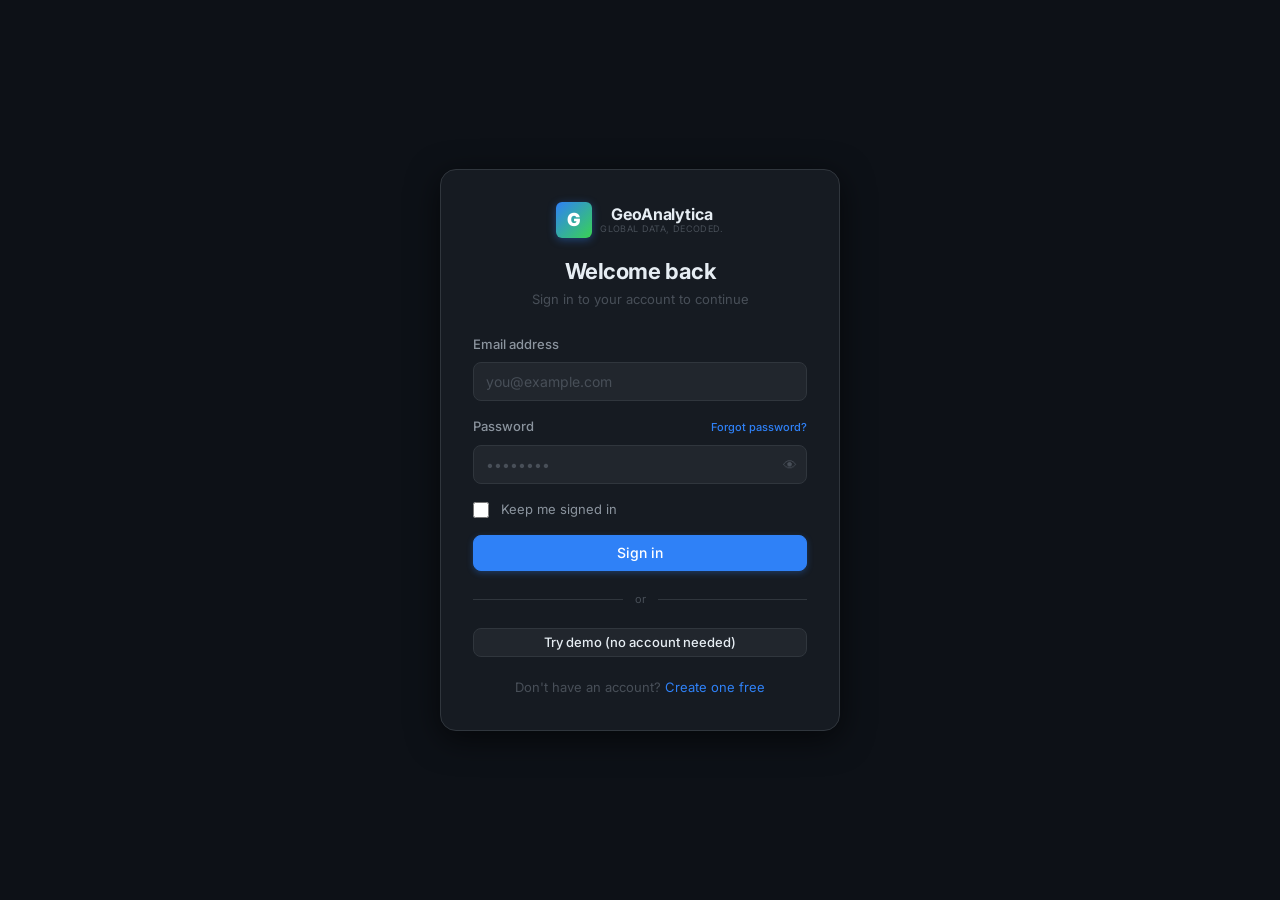
<file: frontend/login.html>
<!DOCTYPE html>
<html lang="en" data-theme="dark">
<head>
  <meta charset="UTF-8">
  <meta name="viewport" content="width=device-width, initial-scale=1.0">
  <title>Sign in — GeoAnalytica</title>
  <link rel="stylesheet" href="css/variables.css">
  <link rel="stylesheet" href="css/reset.css">
  <link rel="stylesheet" href="css/base.css">
  <link rel="stylesheet" href="css/layout.css">
  <link rel="stylesheet" href="css/components.css">
  <style>
    body { background: var(--bg-primary); }
    .auth-bg {
      position: fixed; inset: 0; z-index: 0;
      background: radial-gradient(ellipse 70% 60% at 50% 0%, rgba(47,129,247,0.08), transparent 70%);
      pointer-events: none;
    }
    .auth-page { position: relative; z-index: 1; }
  </style>
</head>
<body>
<div class="auth-bg"></div>

<div class="auth-page">
  <div class="auth-card">
    <div class="auth-card-header">
      <a href="/" class="ga-logo" style="justify-content:center;margin-bottom:var(--space-5)">
        <div class="ga-logo-icon" style="width:36px;height:36px;font-size:18px;font-weight:900">G</div>
        <div class="ga-logo-text">
          <span class="ga-logo-name" style="font-size:var(--text-md)">GeoAnalytica</span>
          <span class="ga-logo-tagline">Global data, decoded.</span>
        </div>
      </a>
      <h1 class="auth-title">Welcome back</h1>
      <p class="auth-subtitle">Sign in to your account to continue</p>
    </div>

    <form id="login-form" autocomplete="on">
      <div style="display:flex;flex-direction:column;gap:var(--space-4)">
        <div class="form-group">
          <label class="form-label" for="email">Email address</label>
          <input
            class="form-input"
            type="email"
            id="email"
            name="email"
            placeholder="you@example.com"
            autocomplete="email"
            required
          >
        </div>

        <div class="form-group">
          <label class="form-label" for="password">
            Password
            <a href="#" style="margin-left:auto;font-size:var(--text-xs);color:var(--accent-blue)">Forgot password?</a>
          </label>
          <div class="input-wrapper">
            <input
              class="form-input has-icon-right"
              type="password"
              id="password"
              name="password"
              placeholder="••••••••"
              autocomplete="current-password"
              required
            >
            <span class="input-icon-right" id="toggle-password" style="cursor:pointer;user-select:none;" title="Show/hide password">
              👁
            </span>
          </div>
        </div>

        <div class="checkbox-wrapper">
          <input type="checkbox" id="remember-me" name="remember">
          <label class="checkbox-label" for="remember-me">Keep me signed in</label>
        </div>

        <div id="login-error" class="notice notice-error" hidden>
          <span class="notice-icon">✕</span>
          <span class="notice-text" id="login-error-text">Invalid email or password.</span>
        </div>

        <button type="submit" id="login-btn" class="btn btn-primary btn-full btn-lg">
          Sign in
        </button>
      </div>
    </form>

    <div class="divider-text" style="margin:var(--space-5) 0">or</div>

    <button id="demo-login-btn" class="btn btn-secondary btn-full">
      Try demo (no account needed)
    </button>

    <p style="text-align:center;margin-top:var(--space-5);font-size:var(--text-sm);color:var(--text-muted)">
      Don't have an account?
      <a href="/register.html" style="color:var(--accent-blue)">Create one free</a>
    </p>
  </div>
</div>

<script src="js/core/app.js"></script>
<script src="js/core/api.js"></script>
<script src="js/core/auth.js"></script>
<script src="js/utils/format.js"></script>
<script src="js/pages/login.js"></script>
<script>
  // Password show/hide toggle
  document.getElementById('toggle-password')?.addEventListener('click', () => {
    const input = document.getElementById('password');
    input.type = input.type === 'password' ? 'text' : 'password';
  });

  // Override login error display
  const origLogin = Auth.login.bind(Auth);
  LoginPage._submit = async function(btn, errEl, redirect) {
    const email    = document.getElementById('email')?.value?.trim();
    const password = document.getElementById('password')?.value;
    if (!email || !password) {
      document.getElementById('login-error').hidden = false;
      document.getElementById('login-error-text').textContent = 'Please enter email and password.';
      return;
    }
    if (btn) { btn.disabled = true; btn.innerHTML = '<span class="spinner spinner-sm"></span> Signing in\u2026'; }
    document.getElementById('login-error').hidden = true;
    try {
      await Auth.login(email, password);
    } catch (err) {
      document.getElementById('login-error').hidden = false;
      document.getElementById('login-error-text').textContent = err.message || 'Login failed.';
      if (btn) { btn.disabled = false; btn.textContent = 'Sign in'; }
    }
  };
</script>
</body>
</html>
</file>
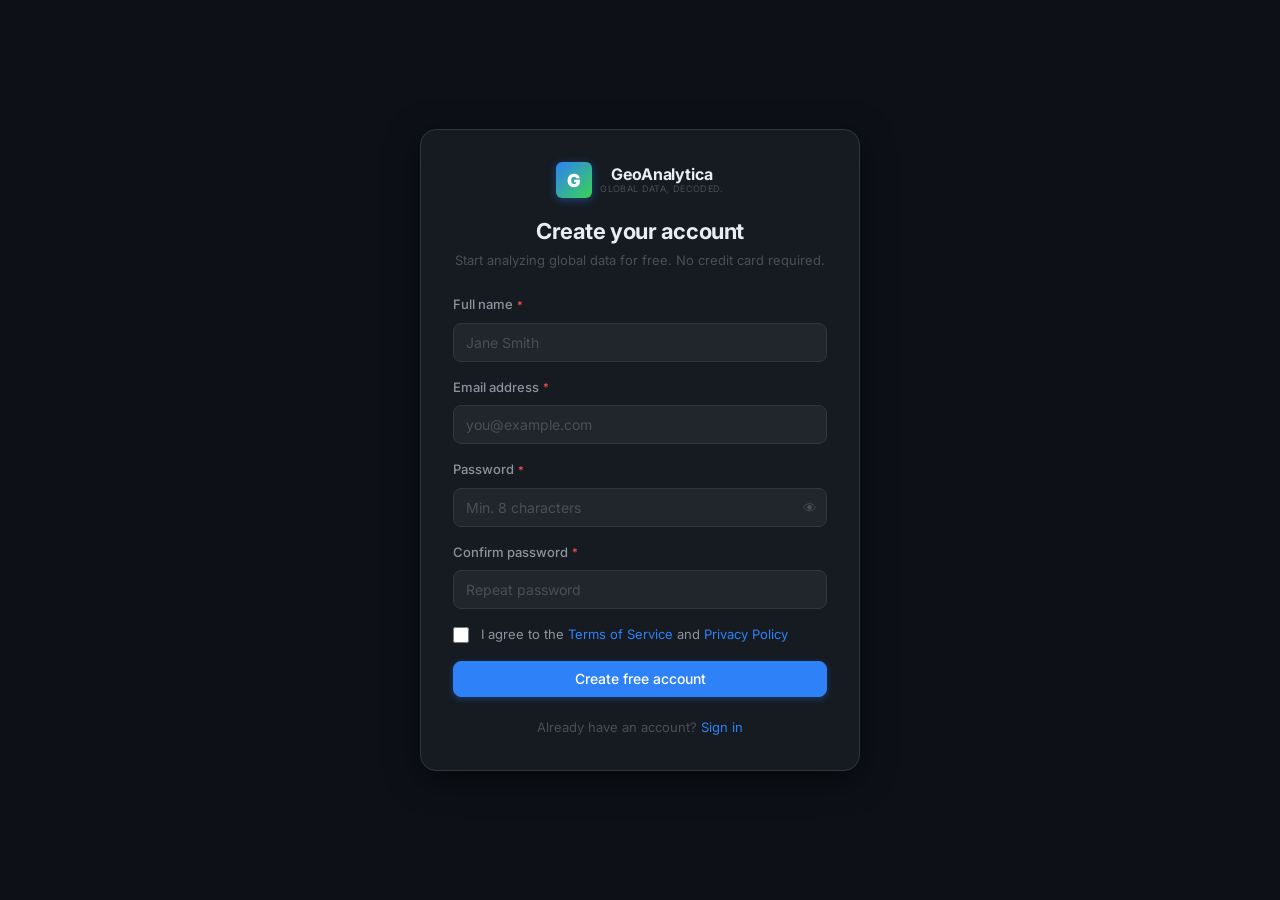
<file: frontend/register.html>
<!DOCTYPE html>
<html lang="en" data-theme="dark">
<head>
  <meta charset="UTF-8">
  <meta name="viewport" content="width=device-width, initial-scale=1.0">
  <title>Create account — GeoAnalytica</title>
  <link rel="stylesheet" href="css/variables.css">
  <link rel="stylesheet" href="css/reset.css">
  <link rel="stylesheet" href="css/base.css">
  <link rel="stylesheet" href="css/layout.css">
  <link rel="stylesheet" href="css/components.css">
  <style>
    body { background: var(--bg-primary); }
    .auth-bg {
      position: fixed; inset: 0; z-index: 0;
      background: radial-gradient(ellipse 70% 60% at 50% 0%, rgba(57,211,83,0.06), transparent 70%);
      pointer-events: none;
    }
    .auth-page { position: relative; z-index: 1; }
    .auth-card { max-width: 440px; }
  </style>
</head>
<body>
<div class="auth-bg"></div>

<div class="auth-page">
  <div class="auth-card">
    <div class="auth-card-header">
      <a href="/" class="ga-logo" style="justify-content:center;margin-bottom:var(--space-5)">
        <div class="ga-logo-icon" style="width:36px;height:36px;font-size:18px;font-weight:900">G</div>
        <div class="ga-logo-text">
          <span class="ga-logo-name" style="font-size:var(--text-md)">GeoAnalytica</span>
          <span class="ga-logo-tagline">Global data, decoded.</span>
        </div>
      </a>
      <h1 class="auth-title">Create your account</h1>
      <p class="auth-subtitle">Start analyzing global data for free. No credit card required.</p>
    </div>

    <form id="register-form" autocomplete="on">
      <div style="display:flex;flex-direction:column;gap:var(--space-4)">

        <div class="form-group">
          <label class="form-label" for="name">Full name <span class="required">*</span></label>
          <input
            class="form-input"
            type="text"
            id="name"
            name="name"
            placeholder="Jane Smith"
            autocomplete="name"
            required
          >
        </div>

        <div class="form-group">
          <label class="form-label" for="email">Email address <span class="required">*</span></label>
          <input
            class="form-input"
            type="email"
            id="email"
            name="email"
            placeholder="you@example.com"
            autocomplete="email"
            required
          >
        </div>

        <div class="form-group">
          <label class="form-label" for="password">Password <span class="required">*</span></label>
          <div class="input-wrapper">
            <input
              class="form-input has-icon-right"
              type="password"
              id="password"
              name="password"
              placeholder="Min. 8 characters"
              autocomplete="new-password"
              required
            >
            <span class="input-icon-right" id="toggle-pass" style="cursor:pointer" title="Show/hide">👁</span>
          </div>
          <div class="password-strength" id="password-strength" style="display:none">
            <div class="password-strength-bar">
              <div class="password-strength-fill" id="strength-fill"></div>
            </div>
            <span class="password-strength-label" id="strength-label"></span>
          </div>
        </div>

        <div class="form-group">
          <label class="form-label" for="confirm-password">Confirm password <span class="required">*</span></label>
          <input
            class="form-input"
            type="password"
            id="confirm-password"
            name="confirm-password"
            placeholder="Repeat password"
            autocomplete="new-password"
            required
          >
        </div>

        <div class="checkbox-wrapper">
          <input type="checkbox" id="terms" name="terms" required>
          <label class="checkbox-label" for="terms">
            I agree to the
            <a href="#" style="color:var(--accent-blue)">Terms of Service</a>
            and
            <a href="#" style="color:var(--accent-blue)">Privacy Policy</a>
          </label>
        </div>

        <div id="register-error" class="notice notice-error" hidden>
          <span class="notice-icon">✕</span>
          <span class="notice-text"></span>
        </div>

        <div id="register-success" class="notice notice-success" hidden>
          <span class="notice-icon">✓</span>
          <span class="notice-text">Account created! Signing you in…</span>
        </div>

        <button type="submit" id="register-btn" class="btn btn-primary btn-full btn-lg">
          Create free account
        </button>
      </div>
    </form>

    <p style="text-align:center;margin-top:var(--space-5);font-size:var(--text-sm);color:var(--text-muted)">
      Already have an account?
      <a href="/login.html" style="color:var(--accent-blue)">Sign in</a>
    </p>
  </div>
</div>

<script src="js/core/app.js"></script>
<script src="js/core/api.js"></script>
<script src="js/core/auth.js"></script>
<script src="js/utils/format.js"></script>
<script src="js/components/modal.js"></script>
<script src="js/components/toast.js"></script>
<script src="js/pages/login.js"></script>
<script>
  // Password show/hide
  document.getElementById('toggle-pass')?.addEventListener('click', () => {
    const el = document.getElementById('password');
    el.type = el.type === 'password' ? 'text' : 'password';
  });

  // Show strength meter on input
  document.getElementById('password')?.addEventListener('input', () => {
    const strengthEl = document.getElementById('password-strength');
    if (strengthEl) strengthEl.style.display = 'block';
  });

  document.addEventListener('DOMContentLoaded', () => RegisterPage.init());
</script>
</body>
</html>
</file>
<file: frontend/css/variables.css>
/* ============================================================
   GeoAnalytica — CSS Design System Variables
   Global custom properties for theming, spacing, typography
   ============================================================ */

@import url('https://fonts.googleapis.com/css2?family=Inter:wght@300;400;500;600;700;800&display=swap');

:root {
  /* ── Color Palette — Dark Theme (default) ─────────────────── */
  --bg-primary:    #0d1117;
  --bg-secondary:  #161b22;
  --bg-tertiary:   #21262d;
  --bg-elevated:   #2d333b;
  --border-color:  #30363d;
  --border-subtle: #21262d;

  --text-primary:   #e6edf3;
  --text-secondary: #8b949e;
  --text-muted:     #484f58;

  --accent-blue:       #2f81f7;
  --accent-blue-hover: #388bfd;
  --accent-blue-dim:   rgba(47,129,247,0.15);
  --accent-green:      #3fb950;
  --accent-green-dim:  rgba(63,185,80,0.15);
  --accent-orange:     #d29922;
  --accent-orange-dim: rgba(210,153,34,0.15);
  --accent-red:        #f85149;
  --accent-red-dim:    rgba(248,81,73,0.15);
  --accent-purple:     #bc8cff;
  --accent-purple-dim: rgba(188,140,255,0.15);
  --accent-teal:       #39d353;

  --shadow-sm: 0 1px 3px rgba(0,0,0,0.4);
  --shadow-md: 0 4px 12px rgba(0,0,0,0.5);
  --shadow-lg: 0 8px 32px rgba(0,0,0,0.6);
  --shadow-xl: 0 16px 48px rgba(0,0,0,0.7);

  --radius-sm: 4px;
  --radius-md: 8px;
  --radius-lg: 12px;
  --radius-xl: 16px;
  --radius-2xl: 24px;
  --radius-full: 9999px;

  --font-sans: 'Inter', -apple-system, BlinkMacSystemFont, 'Segoe UI', sans-serif;
  --font-mono: 'JetBrains Mono', 'Fira Code', 'Cascadia Code', monospace;

  --sidebar-width:  240px;
  --topbar-height:  56px;
  --transition:     150ms ease;
  --transition-md:  250ms ease;
  --transition-lg:  350ms ease;

  /* ── Typography Scale ─────────────────────────────────────── */
  --text-xs:   11px;
  --text-sm:   13px;
  --text-base: 14px;
  --text-md:   16px;
  --text-lg:   18px;
  --text-xl:   22px;
  --text-2xl:  28px;
  --text-3xl:  36px;
  --text-4xl:  48px;

  /* ── Spacing Scale ────────────────────────────────────────── */
  --space-1:  4px;
  --space-2:  8px;
  --space-3:  12px;
  --space-4:  16px;
  --space-5:  20px;
  --space-6:  24px;
  --space-8:  32px;
  --space-10: 40px;
  --space-12: 48px;
  --space-16: 64px;
  --space-20: 80px;

  /* ── Choropleth Color Stops ───────────────────────────────── */
  --choro-1:    #0d2b45;
  --choro-2:    #0e4d6c;
  --choro-3:    #0f7094;
  --choro-4:    #1a9bb5;
  --choro-5:    #39c0c8;
  --choro-6:    #6ddac2;
  --choro-7:    #a8f0d4;
  --choro-null: #2d333b;

  /* ── Confidence Badge Colors ──────────────────────────────── */
  --conf-high:   #3fb950;
  --conf-medium: #d29922;
  --conf-low:    #f85149;
  --conf-null:   #484f58;

  /* ── Logo Colors ──────────────────────────────────────────── */
  --logo-primary:   #2f81f7;
  --logo-secondary: #39d353;

  /* ── Z-Index Scale ────────────────────────────────────────── */
  --z-base:    1;
  --z-dropdown: 100;
  --z-sticky:  200;
  --z-overlay: 500;
  --z-modal:   1000;
  --z-toast:   2000;
}

/* ── Light Theme Override ─────────────────────────────────── */
[data-theme="light"] {
  --bg-primary:    #ffffff;
  --bg-secondary:  #f6f8fa;
  --bg-tertiary:   #eaeef2;
  --bg-elevated:   #ffffff;
  --border-color:  #d0d7de;
  --border-subtle: #eaeef2;

  --text-primary:   #1f2328;
  --text-secondary: #656d76;
  --text-muted:     #9198a1;

  --shadow-sm: 0 1px 3px rgba(0,0,0,0.1);
  --shadow-md: 0 4px 12px rgba(0,0,0,0.15);
  --shadow-lg: 0 8px 32px rgba(0,0,0,0.2);

  --choro-null: #eaeef2;
  --conf-null:  #9198a1;
}

/* ── System Theme ─────────────────────────────────────────── */
@media (prefers-color-scheme: light) {
  [data-theme="system"] {
    --bg-primary:    #ffffff;
    --bg-secondary:  #f6f8fa;
    --bg-tertiary:   #eaeef2;
    --bg-elevated:   #ffffff;
    --border-color:  #d0d7de;
    --border-subtle: #eaeef2;
    --text-primary:   #1f2328;
    --text-secondary: #656d76;
    --text-muted:     #9198a1;
    --shadow-sm: 0 1px 3px rgba(0,0,0,0.1);
    --shadow-md: 0 4px 12px rgba(0,0,0,0.15);
    --choro-null: #eaeef2;
  }
}
</file>
<file: frontend/css/base.css>
/* ============================================================
   GeoAnalytica — Base Styles
   ============================================================ */

body {
  font-family: var(--font-sans);
  font-size: var(--text-base);
  color: var(--text-primary);
  background-color: var(--bg-primary);
  transition: background-color var(--transition-md), color var(--transition-md);
}

/* ── Typography ───────────────────────────────────────────── */
h1 { font-size: var(--text-3xl); font-weight: 700; letter-spacing: -0.02em; }
h2 { font-size: var(--text-2xl); font-weight: 700; letter-spacing: -0.015em; }
h3 { font-size: var(--text-xl);  font-weight: 600; letter-spacing: -0.01em; }
h4 { font-size: var(--text-lg);  font-weight: 600; }
h5 { font-size: var(--text-md);  font-weight: 600; }
h6 { font-size: var(--text-base); font-weight: 600; }

p  { line-height: 1.65; color: var(--text-secondary); }

a  {
  color: var(--accent-blue);
  text-decoration: none;
  transition: color var(--transition);
}
a:hover { color: var(--accent-blue-hover); text-decoration: underline; }

strong, b { font-weight: 600; }
em, i     { font-style: italic; }

code, kbd, samp, pre {
  font-family: var(--font-mono);
  font-size: 0.9em;
}

code {
  background: var(--bg-tertiary);
  border: 1px solid var(--border-color);
  border-radius: var(--radius-sm);
  padding: 1px 5px;
  color: var(--accent-blue);
}

pre {
  background: var(--bg-tertiary);
  border: 1px solid var(--border-color);
  border-radius: var(--radius-md);
  padding: var(--space-4);
  overflow-x: auto;
  line-height: 1.6;
}

pre code {
  background: none;
  border: none;
  padding: 0;
  color: var(--text-primary);
}

/* ── Utility Helpers ──────────────────────────────────────── */
.sr-only {
  position: absolute;
  width: 1px; height: 1px;
  margin: -1px; padding: 0;
  overflow: hidden;
  clip: rect(0,0,0,0);
  white-space: nowrap;
  border-width: 0;
}

.truncate {
  overflow: hidden;
  text-overflow: ellipsis;
  white-space: nowrap;
}

.text-primary   { color: var(--text-primary); }
.text-secondary { color: var(--text-secondary); }
.text-muted     { color: var(--text-muted); }
.text-blue      { color: var(--accent-blue); }
.text-green     { color: var(--accent-green); }
.text-orange    { color: var(--accent-orange); }
.text-red       { color: var(--accent-red); }
.text-purple    { color: var(--accent-purple); }

.text-xs   { font-size: var(--text-xs); }
.text-sm   { font-size: var(--text-sm); }
.text-base { font-size: var(--text-base); }
.text-md   { font-size: var(--text-md); }
.text-lg   { font-size: var(--text-lg); }
.text-xl   { font-size: var(--text-xl); }

.font-normal  { font-weight: 400; }
.font-medium  { font-weight: 500; }
.font-semibold{ font-weight: 600; }
.font-bold    { font-weight: 700; }

.text-center { text-align: center; }
.text-left   { text-align: left; }
.text-right  { text-align: right; }

.uppercase { text-transform: uppercase; letter-spacing: 0.08em; }

/* ── Flex/Grid Helpers ────────────────────────────────────── */
.flex        { display: flex; }
.flex-col    { display: flex; flex-direction: column; }
.flex-center { display: flex; align-items: center; justify-content: center; }
.flex-between{ display: flex; align-items: center; justify-content: space-between; }
.flex-wrap   { flex-wrap: wrap; }
.gap-1       { gap: var(--space-1); }
.gap-2       { gap: var(--space-2); }
.gap-3       { gap: var(--space-3); }
.gap-4       { gap: var(--space-4); }
.gap-6       { gap: var(--space-6); }
.items-center{ align-items: center; }
.flex-1      { flex: 1; }
.flex-shrink-0 { flex-shrink: 0; }

/* ── Spacing Helpers ──────────────────────────────────────── */
.mt-1 { margin-top: var(--space-1); }
.mt-2 { margin-top: var(--space-2); }
.mt-3 { margin-top: var(--space-3); }
.mt-4 { margin-top: var(--space-4); }
.mt-6 { margin-top: var(--space-6); }
.mb-2 { margin-bottom: var(--space-2); }
.mb-4 { margin-bottom: var(--space-4); }
.mb-6 { margin-bottom: var(--space-6); }

.p-4  { padding: var(--space-4); }
.p-5  { padding: var(--space-5); }
.p-6  { padding: var(--space-6); }

/* ── Divider ──────────────────────────────────────────────── */
.divider {
  height: 1px;
  background: var(--border-color);
  margin: var(--space-4) 0;
}

/* ── Hidden ───────────────────────────────────────────────── */
[hidden] { display: none !important; }
.hidden  { display: none !important; }

/* ── Logo mark ────────────────────────────────────────────── */
.ga-logo {
  display: inline-flex;
  align-items: center;
  gap: var(--space-2);
  font-weight: 700;
  font-size: var(--text-md);
  color: var(--text-primary);
  text-decoration: none;
  user-select: none;
}

.ga-logo:hover { text-decoration: none; color: var(--text-primary); }

.ga-logo-icon {
  width: 28px;
  height: 28px;
  background: linear-gradient(135deg, var(--accent-blue), var(--accent-teal));
  border-radius: 6px;
  display: flex;
  align-items: center;
  justify-content: center;
  font-size: 14px;
  font-weight: 900;
  color: #fff;
  flex-shrink: 0;
  box-shadow: 0 2px 8px rgba(47,129,247,0.4);
}

.ga-logo-text {
  display: flex;
  flex-direction: column;
  line-height: 1.1;
}

.ga-logo-name {
  font-size: var(--text-sm);
  font-weight: 700;
  color: var(--text-primary);
  letter-spacing: -0.01em;
}

.ga-logo-tagline {
  font-size: 9px;
  font-weight: 400;
  color: var(--text-muted);
  letter-spacing: 0.04em;
  text-transform: uppercase;
}
</file>
<file: frontend/css/layout.css>
/* ============================================================
   GeoAnalytica — Layout
   App shell, sidebar, topbar, main content areas
   ============================================================ */

/* ── App Shell ───────────────────────────────────────────── */
.app-shell {
  display: grid;
  grid-template-columns: var(--sidebar-width) 1fr;
  grid-template-rows: var(--topbar-height) 1fr;
  height: 100vh;
  overflow: hidden;
  background: var(--bg-primary);
}

/* ── Topbar ──────────────────────────────────────────────── */
.topbar {
  grid-column: 1 / -1;
  background: var(--bg-secondary);
  border-bottom: 1px solid var(--border-color);
  display: flex;
  align-items: center;
  padding: 0 var(--space-6);
  gap: var(--space-4);
  position: sticky;
  top: 0;
  z-index: var(--z-sticky);
  box-shadow: var(--shadow-sm);
}

.topbar-left {
  display: flex;
  align-items: center;
  gap: var(--space-3);
  flex: 1;
}

.topbar-right {
  display: flex;
  align-items: center;
  gap: var(--space-2);
}

.breadcrumb {
  display: flex;
  align-items: center;
  gap: var(--space-2);
  font-size: var(--text-sm);
  color: var(--text-secondary);
}

.breadcrumb-sep {
  color: var(--text-muted);
  font-size: var(--text-xs);
}

.breadcrumb-current {
  color: var(--text-primary);
  font-weight: 500;
}

/* ── Sidebar ─────────────────────────────────────────────── */
.sidebar {
  grid-row: 2;
  background: var(--bg-secondary);
  border-right: 1px solid var(--border-color);
  overflow-y: auto;
  overflow-x: hidden;
  display: flex;
  flex-direction: column;
  padding: var(--space-3) 0;
}

.sidebar-top {
  padding: var(--space-3) var(--space-4) var(--space-4);
  border-bottom: 1px solid var(--border-color);
  margin-bottom: var(--space-3);
}

.sidebar-bottom {
  margin-top: auto;
  padding: var(--space-3) 0;
  border-top: 1px solid var(--border-color);
}

.sidebar-user {
  display: flex;
  align-items: center;
  gap: var(--space-3);
  padding: var(--space-2) var(--space-4);
  border-radius: var(--radius-md);
  cursor: pointer;
  transition: background var(--transition);
}

.sidebar-user:hover { background: var(--bg-tertiary); }

.user-avatar {
  width: 28px;
  height: 28px;
  border-radius: var(--radius-full);
  background: linear-gradient(135deg, var(--accent-blue), var(--accent-purple));
  display: flex;
  align-items: center;
  justify-content: center;
  font-size: var(--text-xs);
  font-weight: 700;
  color: #fff;
  flex-shrink: 0;
}

.user-info { flex: 1; min-width: 0; }
.user-name { font-size: var(--text-sm); font-weight: 500; color: var(--text-primary); }
.user-tier { font-size: var(--text-xs); color: var(--text-muted); }

/* ── Sidebar Nav ─────────────────────────────────────────── */
.nav-section {
  padding: 0 var(--space-3);
  margin-bottom: var(--space-2);
}

.nav-section-label {
  font-size: var(--text-xs);
  font-weight: 600;
  color: var(--text-muted);
  text-transform: uppercase;
  letter-spacing: 0.08em;
  padding: var(--space-2) var(--space-2) var(--space-1);
  display: block;
}

.nav-item {
  display: flex;
  align-items: center;
  gap: var(--space-3);
  padding: 7px var(--space-3);
  border-radius: var(--radius-md);
  font-size: var(--text-sm);
  color: var(--text-secondary);
  text-decoration: none;
  cursor: pointer;
  transition: background var(--transition), color var(--transition);
  user-select: none;
  border: none;
  background: none;
  width: 100%;
  text-align: left;
}

.nav-item:hover {
  background: var(--bg-tertiary);
  color: var(--text-primary);
  text-decoration: none;
}

.nav-item.active {
  background: var(--accent-blue-dim);
  color: var(--accent-blue);
  font-weight: 500;
}

.nav-item svg {
  width: 16px;
  height: 16px;
  flex-shrink: 0;
  opacity: 0.8;
}

.nav-item.active svg { opacity: 1; }

.nav-item-count {
  margin-left: auto;
  font-size: var(--text-xs);
  background: var(--bg-elevated);
  color: var(--text-muted);
  padding: 1px 6px;
  border-radius: var(--radius-full);
  border: 1px solid var(--border-color);
}

/* ── Main Content ─────────────────────────────────────────── */
.main-content {
  grid-row: 2;
  overflow-y: auto;
  background: var(--bg-primary);
}

/* ── Page Header ─────────────────────────────────────────── */
.page-header {
  display: flex;
  align-items: center;
  justify-content: space-between;
  padding: var(--space-6) var(--space-8);
  border-bottom: 1px solid var(--border-color);
  background: var(--bg-secondary);
  flex-shrink: 0;
}

.page-title {
  font-size: var(--text-2xl);
  font-weight: 700;
  color: var(--text-primary);
  letter-spacing: -0.02em;
}

.page-subtitle {
  font-size: var(--text-sm);
  color: var(--text-muted);
  margin-top: 2px;
}

.page-actions {
  display: flex;
  align-items: center;
  gap: var(--space-3);
}

/* ── Page Body ────────────────────────────────────────────── */
.page-body {
  padding: var(--space-6) var(--space-8);
}

/* ── Stats Row ───────────────────────────────────────────── */
.stats-row {
  display: grid;
  grid-template-columns: repeat(auto-fit, minmax(180px, 1fr));
  gap: var(--space-4);
  margin-bottom: var(--space-6);
}

/* ── Analysis Layout (3-column) ─────────────────────────── */
.analysis-layout {
  display: grid;
  grid-template-columns: 340px 1fr 320px;
  height: calc(100vh - var(--topbar-height));
  overflow: hidden;
}

.query-panel {
  background: var(--bg-secondary);
  border-right: 1px solid var(--border-color);
  overflow-y: auto;
  overflow-x: hidden;
  display: flex;
  flex-direction: column;
}

.map-panel {
  position: relative;
  overflow: hidden;
  background: var(--bg-primary);
}

.results-panel {
  background: var(--bg-secondary);
  border-left: 1px solid var(--border-color);
  overflow-y: auto;
  overflow-x: hidden;
  display: flex;
  flex-direction: column;
}

/* ── Panel ───────────────────────────────────────────────── */
.panel {
  display: flex;
  flex-direction: column;
}

.panel-header {
  display: flex;
  align-items: center;
  justify-content: space-between;
  padding: var(--space-4) var(--space-5);
  border-bottom: 1px solid var(--border-color);
  background: var(--bg-secondary);
  flex-shrink: 0;
}

.panel-title {
  font-size: var(--text-sm);
  font-weight: 600;
  color: var(--text-primary);
  display: flex;
  align-items: center;
  gap: var(--space-2);
}

.panel-body {
  padding: var(--space-4) var(--space-5);
  flex: 1;
}

/* ── Results Dashboard Grid ──────────────────────────────── */
.dashboard-grid {
  display: grid;
  grid-template-columns: repeat(auto-fit, minmax(480px, 1fr));
  gap: var(--space-6);
  padding: var(--space-6);
}

.dashboard-panel {
  background: var(--bg-secondary);
  border-radius: var(--radius-lg);
  border: 1px solid var(--border-color);
  overflow: hidden;
  display: flex;
  flex-direction: column;
  box-shadow: var(--shadow-sm);
  transition: box-shadow var(--transition);
}

.dashboard-panel:hover { box-shadow: var(--shadow-md); }

.dashboard-panel.full-width {
  grid-column: 1 / -1;
}

.dashboard-panel .panel-header {
  padding: var(--space-4) var(--space-5);
}

.dashboard-panel .panel-body {
  padding: var(--space-4) var(--space-5);
  min-height: 300px;
  flex: 1;
}

/* ── Projects Grid ───────────────────────────────────────── */
.projects-grid {
  display: grid;
  grid-template-columns: repeat(auto-fill, minmax(280px, 1fr));
  gap: var(--space-5);
}

/* ── Two-col grid ────────────────────────────────────────── */
.grid-2 {
  display: grid;
  grid-template-columns: 1fr 1fr;
  gap: var(--space-4);
}

.grid-3 {
  display: grid;
  grid-template-columns: 1fr 1fr 1fr;
  gap: var(--space-4);
}

.grid-4 {
  display: grid;
  grid-template-columns: repeat(4, 1fr);
  gap: var(--space-4);
}

/* ── Section ─────────────────────────────────────────────── */
.section {
  margin-bottom: var(--space-8);
}

.section-header {
  display: flex;
  align-items: center;
  justify-content: space-between;
  margin-bottom: var(--space-4);
}

.section-title {
  font-size: var(--text-md);
  font-weight: 600;
  color: var(--text-primary);
}

/* ── Settings Layout ─────────────────────────────────────── */
.settings-layout {
  display: grid;
  grid-template-columns: 200px 1fr;
  gap: var(--space-8);
  padding: var(--space-6) var(--space-8);
  max-width: 1200px;
}

.settings-nav {
  display: flex;
  flex-direction: column;
  gap: var(--space-1);
  position: sticky;
  top: var(--space-6);
  align-self: start;
}

.settings-content { min-width: 0; }

/* ── Auth Page ────────────────────────────────────────────── */
.auth-page {
  min-height: 100vh;
  display: flex;
  align-items: center;
  justify-content: center;
  background: var(--bg-primary);
  padding: var(--space-6);
}

.auth-card {
  width: 100%;
  max-width: 400px;
  background: var(--bg-secondary);
  border: 1px solid var(--border-color);
  border-radius: var(--radius-xl);
  padding: var(--space-8);
  box-shadow: var(--shadow-lg);
}

.auth-card-header {
  text-align: center;
  margin-bottom: var(--space-6);
}

.auth-card-header .ga-logo {
  justify-content: center;
  margin-bottom: var(--space-4);
}

.auth-title {
  font-size: var(--text-xl);
  font-weight: 700;
  color: var(--text-primary);
  margin-bottom: var(--space-1);
}

.auth-subtitle {
  font-size: var(--text-sm);
  color: var(--text-muted);
}

/* ── Landing Page ─────────────────────────────────────────── */
.landing-nav {
  position: fixed;
  top: 0;
  left: 0;
  right: 0;
  height: 60px;
  background: rgba(13,17,23,0.85);
  backdrop-filter: blur(12px);
  border-bottom: 1px solid var(--border-color);
  display: flex;
  align-items: center;
  padding: 0 var(--space-8);
  justify-content: space-between;
  z-index: var(--z-sticky);
}

.landing-main {
  padding-top: 60px;
}

.hero {
  min-height: 90vh;
  display: flex;
  flex-direction: column;
  align-items: center;
  justify-content: center;
  padding: var(--space-20) var(--space-8);
  text-align: center;
  position: relative;
  overflow: hidden;
}

.hero::before {
  content: '';
  position: absolute;
  inset: 0;
  background: radial-gradient(ellipse 80% 60% at 50% 0%, rgba(47,129,247,0.12), transparent 70%);
  pointer-events: none;
}

.features-section {
  padding: var(--space-20) var(--space-8);
  max-width: 1200px;
  margin: 0 auto;
}

.features-grid {
  display: grid;
  grid-template-columns: repeat(auto-fit, minmax(260px, 1fr));
  gap: var(--space-6);
  margin-top: var(--space-10);
}

.tiers-section {
  padding: var(--space-20) var(--space-8);
  background: var(--bg-secondary);
}

.tiers-inner {
  max-width: 860px;
  margin: 0 auto;
}

.tiers-grid {
  display: grid;
  grid-template-columns: 1fr 1fr;
  gap: var(--space-6);
  margin-top: var(--space-10);
}

.how-section {
  padding: var(--space-20) var(--space-8);
  max-width: 900px;
  margin: 0 auto;
}

.steps-grid {
  display: grid;
  grid-template-columns: repeat(4, 1fr);
  gap: var(--space-6);
  margin-top: var(--space-10);
}

.landing-footer {
  background: var(--bg-secondary);
  border-top: 1px solid var(--border-color);
  padding: var(--space-6) var(--space-8);
  display: flex;
  align-items: center;
  justify-content: space-between;
  font-size: var(--text-sm);
  color: var(--text-muted);
}

/* ── Responsive ───────────────────────────────────────────── */
@media (max-width: 1100px) {
  .analysis-layout {
    grid-template-columns: 300px 1fr;
  }
  .results-panel { display: none; }
}

@media (max-width: 768px) {
  .app-shell { grid-template-columns: 1fr; }
  .sidebar { display: none; }
  .analysis-layout { grid-template-columns: 1fr; }
  .query-panel, .results-panel { display: none; }
  .dashboard-grid { grid-template-columns: 1fr; }
  .grid-2, .grid-3, .grid-4 { grid-template-columns: 1fr; }
  .tiers-grid, .steps-grid { grid-template-columns: 1fr; }
  .settings-layout { grid-template-columns: 1fr; }
  .settings-nav { display: none; }
}
</file>
<file: frontend/css/components.css>
/* ============================================================
   GeoAnalytica — Components
   Buttons, inputs, cards, badges, modals, spinners, etc.
   ============================================================ */

/* ── Buttons ─────────────────────────────────────────────── */
.btn {
  display: inline-flex;
  align-items: center;
  justify-content: center;
  gap: var(--space-2);
  padding: 7px var(--space-4);
  border-radius: var(--radius-md);
  font-size: var(--text-sm);
  font-weight: 500;
  cursor: pointer;
  border: 1px solid transparent;
  transition: background var(--transition), color var(--transition),
              border-color var(--transition), box-shadow var(--transition),
              opacity var(--transition);
  text-decoration: none;
  user-select: none;
  white-space: nowrap;
  position: relative;
  overflow: hidden;
  font-family: var(--font-sans);
  line-height: 1;
}

.btn::after {
  content: '';
  position: absolute;
  inset: 0;
  background: rgba(255,255,255,0);
  transition: background var(--transition);
}

.btn:hover::after { background: rgba(255,255,255,0.05); }
.btn:active::after { background: rgba(0,0,0,0.1); }

.btn-primary {
  background: var(--accent-blue);
  color: #fff;
  border-color: var(--accent-blue);
  box-shadow: 0 2px 6px rgba(47,129,247,0.3);
}
.btn-primary:hover {
  background: var(--accent-blue-hover);
  border-color: var(--accent-blue-hover);
  box-shadow: 0 4px 12px rgba(47,129,247,0.4);
  color: #fff;
  text-decoration: none;
}

.btn-secondary {
  background: var(--bg-tertiary);
  color: var(--text-primary);
  border-color: var(--border-color);
}
.btn-secondary:hover {
  background: var(--bg-elevated);
  border-color: var(--text-muted);
  color: var(--text-primary);
  text-decoration: none;
}

.btn-success {
  background: var(--accent-green);
  color: #fff;
  border-color: var(--accent-green);
}
.btn-success:hover { filter: brightness(1.1); color: #fff; text-decoration: none; }

.btn-danger {
  background: transparent;
  color: var(--accent-red);
  border-color: var(--accent-red);
}
.btn-danger:hover {
  background: var(--accent-red-dim);
  color: var(--accent-red);
  text-decoration: none;
}

.btn-ghost {
  background: transparent;
  color: var(--text-secondary);
  border-color: transparent;
}
.btn-ghost:hover {
  background: var(--bg-tertiary);
  color: var(--text-primary);
  text-decoration: none;
}

.btn-outline {
  background: transparent;
  color: var(--accent-blue);
  border-color: var(--accent-blue);
}
.btn-outline:hover {
  background: var(--accent-blue-dim);
  text-decoration: none;
}

/* Sizes */
.btn-xs  { padding: 3px 8px;  font-size: var(--text-xs); border-radius: var(--radius-sm); }
.btn-sm  { padding: 5px 12px; font-size: var(--text-xs); }
.btn-lg  { padding: 10px 20px; font-size: var(--text-base); }
.btn-xl  { padding: 13px 28px; font-size: var(--text-md);  border-radius: var(--radius-lg); }
.btn-icon { padding: 7px; }
.btn-icon.btn-sm { padding: 5px; }

.btn:disabled, .btn[aria-disabled="true"] {
  opacity: 0.45;
  cursor: not-allowed;
  pointer-events: none;
}

.btn-full { width: 100%; }

/* Button group */
.btn-group {
  display: inline-flex;
  border-radius: var(--radius-md);
  overflow: hidden;
  border: 1px solid var(--border-color);
}
.btn-group .btn {
  border-radius: 0;
  border: none;
  border-right: 1px solid var(--border-color);
}
.btn-group .btn:last-child { border-right: none; }
.btn-group .btn.active { background: var(--accent-blue-dim); color: var(--accent-blue); }

/* ── Inputs ──────────────────────────────────────────────── */
.form-group {
  display: flex;
  flex-direction: column;
  gap: var(--space-2);
}

.form-label {
  font-size: var(--text-sm);
  font-weight: 500;
  color: var(--text-secondary);
  display: flex;
  align-items: center;
  gap: var(--space-1);
}

.form-label .required {
  color: var(--accent-red);
  font-size: var(--text-xs);
}

.form-input {
  background: var(--bg-tertiary);
  border: 1px solid var(--border-color);
  border-radius: var(--radius-md);
  padding: 8px var(--space-3);
  font-size: var(--text-base);
  color: var(--text-primary);
  width: 100%;
  transition: border-color var(--transition), box-shadow var(--transition);
  font-family: var(--font-sans);
}

.form-input:focus {
  outline: none;
  border-color: var(--accent-blue);
  box-shadow: 0 0 0 3px rgba(47,129,247,0.15);
}

.form-input::placeholder { color: var(--text-muted); }

.form-input:disabled {
  opacity: 0.5;
  cursor: not-allowed;
}

.form-input.error {
  border-color: var(--accent-red);
  box-shadow: 0 0 0 3px rgba(248,81,73,0.15);
}

.form-textarea {
  resize: vertical;
  min-height: 100px;
  line-height: 1.6;
}

.form-select {
  appearance: none;
  background-image: url("data:image/svg+xml,%3Csvg xmlns='http://www.w3.org/2000/svg' width='12' height='8' viewBox='0 0 12 8'%3E%3Cpath d='M1 1l5 5 5-5' stroke='%238b949e' stroke-width='1.5' fill='none' stroke-linecap='round'/%3E%3C/svg%3E");
  background-repeat: no-repeat;
  background-position: right 10px center;
  padding-right: 30px;
  cursor: pointer;
}

.form-error { font-size: var(--text-xs); color: var(--accent-red); margin-top: 2px; }
.form-hint  { font-size: var(--text-xs); color: var(--text-muted); margin-top: 2px; }

/* Input with icon */
.input-wrapper {
  position: relative;
}
.input-icon-left  { position: absolute; left: 10px; top: 50%; transform: translateY(-50%); color: var(--text-muted); pointer-events: none; }
.input-icon-right { position: absolute; right: 10px; top: 50%; transform: translateY(-50%); color: var(--text-muted); cursor: pointer; }
.input-wrapper .form-input.has-icon-left  { padding-left: 34px; }
.input-wrapper .form-input.has-icon-right { padding-right: 34px; }

/* Toggle / Checkbox */
.toggle {
  position: relative;
  display: inline-block;
  width: 36px;
  height: 20px;
  flex-shrink: 0;
}
.toggle input { opacity: 0; width: 0; height: 0; }
.toggle-slider {
  position: absolute;
  cursor: pointer;
  inset: 0;
  background: var(--bg-elevated);
  border: 1px solid var(--border-color);
  border-radius: var(--radius-full);
  transition: var(--transition);
}
.toggle-slider::before {
  content: '';
  position: absolute;
  width: 14px; height: 14px;
  left: 2px; bottom: 2px;
  background: var(--text-muted);
  border-radius: 50%;
  transition: var(--transition);
}
.toggle input:checked + .toggle-slider { background: var(--accent-blue); border-color: var(--accent-blue); }
.toggle input:checked + .toggle-slider::before { transform: translateX(16px); background: #fff; }

/* Checkbox */
.checkbox-wrapper {
  display: flex;
  align-items: center;
  gap: var(--space-3);
  cursor: pointer;
}
.checkbox-wrapper input[type=checkbox] {
  width: 16px; height: 16px;
  accent-color: var(--accent-blue);
  cursor: pointer;
}
.checkbox-label { font-size: var(--text-sm); color: var(--text-secondary); }

/* ── Cards ───────────────────────────────────────────────── */
.card {
  background: var(--bg-secondary);
  border: 1px solid var(--border-color);
  border-radius: var(--radius-lg);
  overflow: hidden;
}

.card-header {
  padding: var(--space-5) var(--space-6);
  border-bottom: 1px solid var(--border-color);
  display: flex;
  align-items: center;
  justify-content: space-between;
  background: var(--bg-secondary);
}

.card-title {
  font-size: var(--text-md);
  font-weight: 600;
  color: var(--text-primary);
  margin: 0;
  display: flex;
  align-items: center;
  gap: var(--space-2);
}

.card-body {
  padding: var(--space-5) var(--space-6);
}

.card-footer {
  padding: var(--space-4) var(--space-6);
  border-top: 1px solid var(--border-color);
  background: var(--bg-primary);
  display: flex;
  align-items: center;
  justify-content: flex-end;
  gap: var(--space-3);
}

/* Feature card (landing) */
.feature-card {
  background: var(--bg-secondary);
  border: 1px solid var(--border-color);
  border-radius: var(--radius-xl);
  padding: var(--space-6);
  transition: border-color var(--transition), box-shadow var(--transition), transform var(--transition);
}
.feature-card:hover {
  border-color: var(--accent-blue);
  box-shadow: 0 0 0 1px var(--accent-blue-dim), var(--shadow-md);
  transform: translateY(-2px);
}
.feature-icon {
  width: 44px; height: 44px;
  border-radius: var(--radius-lg);
  background: var(--accent-blue-dim);
  display: flex;
  align-items: center;
  justify-content: center;
  margin-bottom: var(--space-4);
  color: var(--accent-blue);
}
.feature-card h3 { font-size: var(--text-md); font-weight: 600; margin-bottom: var(--space-2); }
.feature-card p  { font-size: var(--text-sm); color: var(--text-muted); line-height: 1.6; }

/* Project card */
.project-card {
  background: var(--bg-secondary);
  border: 1px solid var(--border-color);
  border-radius: var(--radius-lg);
  padding: var(--space-5);
  display: flex;
  flex-direction: column;
  gap: var(--space-3);
  transition: border-color var(--transition), box-shadow var(--transition);
  cursor: pointer;
}
.project-card:hover {
  border-color: var(--accent-blue);
  box-shadow: var(--shadow-md);
}
.project-card-name {
  font-size: var(--text-md);
  font-weight: 600;
  color: var(--text-primary);
}
.project-card-desc {
  font-size: var(--text-sm);
  color: var(--text-muted);
  flex: 1;
}
.project-card-meta {
  display: flex;
  align-items: center;
  justify-content: space-between;
  font-size: var(--text-xs);
  color: var(--text-muted);
}
.project-card-actions {
  display: flex;
  gap: var(--space-2);
  margin-top: var(--space-2);
}

/* Stat card */
.stat-card {
  background: var(--bg-secondary);
  border: 1px solid var(--border-color);
  border-radius: var(--radius-lg);
  padding: var(--space-5);
  transition: box-shadow var(--transition);
}
.stat-card:hover { box-shadow: var(--shadow-md); }
.stat-label {
  font-size: var(--text-xs);
  color: var(--text-muted);
  text-transform: uppercase;
  letter-spacing: 0.06em;
  font-weight: 600;
  display: flex;
  align-items: center;
  gap: var(--space-2);
}
.stat-value {
  font-size: var(--text-2xl);
  font-weight: 700;
  color: var(--text-primary);
  margin: var(--space-2) 0 0;
  letter-spacing: -0.02em;
  line-height: 1;
}
.stat-delta {
  font-size: var(--text-sm);
  margin-top: var(--space-2);
  display: flex;
  align-items: center;
  gap: 4px;
}
.stat-delta.positive { color: var(--accent-green); }
.stat-delta.negative { color: var(--accent-red); }

/* ── Badges ──────────────────────────────────────────────── */
.badge {
  display: inline-flex;
  align-items: center;
  gap: 4px;
  padding: 2px 8px;
  border-radius: var(--radius-sm);
  font-size: var(--text-xs);
  font-weight: 500;
  white-space: nowrap;
}

.badge-blue   { background: var(--accent-blue-dim);   color: var(--accent-blue); }
.badge-green  { background: var(--accent-green-dim);  color: var(--accent-green); }
.badge-orange { background: var(--accent-orange-dim); color: var(--accent-orange); }
.badge-red    { background: var(--accent-red-dim);    color: var(--accent-red); }
.badge-purple { background: var(--accent-purple-dim); color: var(--accent-purple); }
.badge-muted  { background: var(--bg-tertiary);       color: var(--text-muted); }

/* Pill badge */
.badge-pill {
  border-radius: var(--radius-full);
  padding: 2px 10px;
}

/* Status badges */
.status-badge {
  display: inline-flex;
  align-items: center;
  gap: 5px;
  padding: 3px 10px;
  border-radius: var(--radius-full);
  font-size: var(--text-xs);
  font-weight: 600;
}
.status-badge::before {
  content: '';
  width: 6px; height: 6px;
  border-radius: 50%;
  background: currentColor;
}
.status-pending  { background: var(--bg-tertiary); color: var(--text-muted); }
.status-running  { background: var(--accent-blue-dim); color: var(--accent-blue); }
.status-running::before { animation: pulse 1s infinite; }
.status-completed{ background: var(--accent-green-dim); color: var(--accent-green); }
.status-failed   { background: var(--accent-red-dim); color: var(--accent-red); }

@keyframes pulse {
  0%, 100% { opacity: 1; }
  50% { opacity: 0.3; }
}

/* Confidence badges */
.conf-badge {
  font-size: var(--text-xs);
  padding: 2px 7px;
  border-radius: var(--radius-full);
  font-weight: 500;
}
.conf-high   { background: var(--accent-green-dim); color: var(--conf-high); }
.conf-medium { background: var(--accent-orange-dim); color: var(--conf-medium); }
.conf-low    { background: var(--accent-red-dim); color: var(--conf-low); }
.conf-null   { background: var(--bg-elevated); color: var(--conf-null); }

/* Source badges */
.source-badge {
  font-size: var(--text-xs);
  padding: 1px 6px;
  border-radius: 3px;
  font-weight: 600;
  letter-spacing: 0.03em;
}
.source-api { background: rgba(63,185,80,0.12); color: var(--accent-green); border: 1px solid rgba(63,185,80,0.3); }
.source-web { background: rgba(210,153,34,0.12); color: var(--accent-orange); border: 1px solid rgba(210,153,34,0.3); }

/* ── Modals ──────────────────────────────────────────────── */
.modal-overlay {
  position: fixed;
  inset: 0;
  background: rgba(0,0,0,0.7);
  backdrop-filter: blur(4px);
  display: flex;
  align-items: center;
  justify-content: center;
  z-index: var(--z-modal);
  opacity: 0;
  pointer-events: none;
  transition: opacity var(--transition-md);
  padding: var(--space-4);
}

.modal-overlay.open {
  opacity: 1;
  pointer-events: all;
}

.modal {
  background: var(--bg-secondary);
  border: 1px solid var(--border-color);
  border-radius: var(--radius-xl);
  width: 90%;
  max-width: 560px;
  max-height: 85vh;
  overflow-y: auto;
  transform: scale(0.95) translateY(8px);
  transition: transform var(--transition-md);
  box-shadow: var(--shadow-xl);
}

.modal-overlay.open .modal { transform: scale(1) translateY(0); }

.modal-lg { max-width: 720px; }
.modal-sm { max-width: 400px; }

.modal-header {
  padding: var(--space-5) var(--space-6);
  border-bottom: 1px solid var(--border-color);
  display: flex;
  align-items: center;
  justify-content: space-between;
  position: sticky;
  top: 0;
  background: var(--bg-secondary);
  z-index: 1;
  border-radius: var(--radius-xl) var(--radius-xl) 0 0;
}

.modal-title {
  font-size: var(--text-lg);
  font-weight: 600;
  color: var(--text-primary);
}

.modal-close {
  width: 28px; height: 28px;
  border-radius: var(--radius-md);
  display: flex;
  align-items: center;
  justify-content: center;
  color: var(--text-muted);
  cursor: pointer;
  background: none;
  border: none;
  transition: background var(--transition), color var(--transition);
  font-size: 18px;
  line-height: 1;
}

.modal-close:hover {
  background: var(--bg-tertiary);
  color: var(--text-primary);
}

.modal-body {
  padding: var(--space-6);
}

.modal-footer {
  padding: var(--space-4) var(--space-6);
  border-top: 1px solid var(--border-color);
  display: flex;
  justify-content: flex-end;
  gap: var(--space-3);
  background: var(--bg-primary);
  border-radius: 0 0 var(--radius-xl) var(--radius-xl);
}

/* ── Progress ────────────────────────────────────────────── */
.progress-bar {
  height: 4px;
  background: var(--bg-tertiary);
  border-radius: var(--radius-full);
  overflow: hidden;
}

.progress-fill {
  height: 100%;
  background: linear-gradient(90deg, var(--accent-blue), var(--accent-teal));
  border-radius: var(--radius-full);
  transition: width 400ms ease;
}

.progress-fill.animated {
  background-size: 200% 100%;
  animation: progress-shimmer 1.5s infinite linear;
}

@keyframes progress-shimmer {
  0% { background-position: 200% 0; }
  100% { background-position: -200% 0; }
}

/* ── Spinner ─────────────────────────────────────────────── */
.spinner {
  width: 18px; height: 18px;
  border: 2px solid var(--border-color);
  border-top-color: var(--accent-blue);
  border-radius: 50%;
  animation: spin 600ms linear infinite;
  flex-shrink: 0;
}

.spinner-lg { width: 32px; height: 32px; border-width: 3px; }
.spinner-sm { width: 14px; height: 14px; border-width: 2px; }

@keyframes spin { to { transform: rotate(360deg); } }

/* Skeleton loader */
.skeleton {
  background: linear-gradient(90deg,
    var(--bg-tertiary) 25%,
    var(--bg-elevated) 50%,
    var(--bg-tertiary) 75%);
  background-size: 200% 100%;
  animation: skeleton-shimmer 1.5s infinite;
  border-radius: var(--radius-md);
}

@keyframes skeleton-shimmer {
  0% { background-position: 200% 0; }
  100% { background-position: -200% 0; }
}

/* ── Tooltip ─────────────────────────────────────────────── */
[data-tooltip] {
  position: relative;
  cursor: help;
}

[data-tooltip]::after {
  content: attr(data-tooltip);
  position: absolute;
  bottom: calc(100% + 6px);
  left: 50%;
  transform: translateX(-50%);
  background: var(--bg-elevated);
  color: var(--text-primary);
  font-size: var(--text-xs);
  padding: 4px 8px;
  border-radius: var(--radius-sm);
  border: 1px solid var(--border-color);
  white-space: nowrap;
  box-shadow: var(--shadow-md);
  opacity: 0;
  pointer-events: none;
  transition: opacity var(--transition);
  z-index: var(--z-dropdown);
}

[data-tooltip]:hover::after { opacity: 1; }

/* ── Dropdown ────────────────────────────────────────────── */
.dropdown {
  position: relative;
  display: inline-block;
}

.dropdown-menu {
  position: absolute;
  top: calc(100% + 4px);
  right: 0;
  min-width: 180px;
  background: var(--bg-elevated);
  border: 1px solid var(--border-color);
  border-radius: var(--radius-lg);
  box-shadow: var(--shadow-lg);
  z-index: var(--z-dropdown);
  opacity: 0;
  transform: translateY(-4px);
  pointer-events: none;
  transition: opacity var(--transition), transform var(--transition);
  overflow: hidden;
}

.dropdown-menu.open {
  opacity: 1;
  transform: translateY(0);
  pointer-events: all;
}

.dropdown-item {
  display: flex;
  align-items: center;
  gap: var(--space-3);
  padding: var(--space-2) var(--space-4);
  font-size: var(--text-sm);
  color: var(--text-secondary);
  cursor: pointer;
  transition: background var(--transition), color var(--transition);
  border: none;
  background: none;
  width: 100%;
  text-align: left;
  text-decoration: none;
}

.dropdown-item:hover {
  background: var(--bg-tertiary);
  color: var(--text-primary);
  text-decoration: none;
}

.dropdown-item.danger { color: var(--accent-red); }
.dropdown-item.danger:hover { background: var(--accent-red-dim); }

.dropdown-divider {
  height: 1px;
  background: var(--border-color);
  margin: var(--space-1) 0;
}

/* ── Tabs ────────────────────────────────────────────────── */
.tabs {
  display: flex;
  border-bottom: 1px solid var(--border-color);
  gap: 0;
}

.tab {
  padding: var(--space-3) var(--space-5);
  font-size: var(--text-sm);
  font-weight: 500;
  color: var(--text-secondary);
  cursor: pointer;
  border-bottom: 2px solid transparent;
  margin-bottom: -1px;
  transition: color var(--transition), border-color var(--transition);
  border-top: none;
  border-left: none;
  border-right: none;
  background: none;
  font-family: var(--font-sans);
}

.tab:hover { color: var(--text-primary); }

.tab.active {
  color: var(--accent-blue);
  border-bottom-color: var(--accent-blue);
}

.tab-content { padding-top: var(--space-5); }
.tab-panel { display: none; }
.tab-panel.active { display: block; }

/* ── Alert / Notice ──────────────────────────────────────── */
.notice {
  display: flex;
  align-items: flex-start;
  gap: var(--space-3);
  padding: var(--space-3) var(--space-4);
  border-radius: var(--radius-md);
  font-size: var(--text-sm);
  border: 1px solid;
}

.notice-info    { background: var(--accent-blue-dim); border-color: rgba(47,129,247,0.3); color: var(--accent-blue); }
.notice-success { background: var(--accent-green-dim); border-color: rgba(63,185,80,0.3); color: var(--accent-green); }
.notice-warning { background: var(--accent-orange-dim); border-color: rgba(210,153,34,0.3); color: var(--accent-orange); }
.notice-error   { background: var(--accent-red-dim); border-color: rgba(248,81,73,0.3); color: var(--accent-red); }

.notice-icon { flex-shrink: 0; margin-top: 1px; }
.notice-text { color: var(--text-primary); }
.notice-text strong { font-weight: 600; }

/* ── Empty State ─────────────────────────────────────────── */
.empty-state {
  display: flex;
  flex-direction: column;
  align-items: center;
  justify-content: center;
  padding: var(--space-12);
  text-align: center;
  gap: var(--space-4);
  color: var(--text-muted);
}

.empty-state-icon {
  width: 56px; height: 56px;
  opacity: 0.3;
  color: var(--text-muted);
}

.empty-state h3 {
  font-size: var(--text-md);
  color: var(--text-secondary);
  margin: 0;
}

.empty-state p {
  font-size: var(--text-sm);
  margin: 0;
  max-width: 380px;
  color: var(--text-muted);
}

/* ── Loading State ───────────────────────────────────────── */
.loading-state {
  display: flex;
  flex-direction: column;
  align-items: center;
  justify-content: center;
  padding: var(--space-12);
  gap: var(--space-4);
  color: var(--text-muted);
  font-size: var(--text-sm);
}

/* ── AI Summary card ─────────────────────────────────────── */
.ai-summary-card {
  background: linear-gradient(135deg,
    rgba(47,129,247,0.05) 0%,
    rgba(57,211,83,0.05) 100%);
  border: 1px solid rgba(47,129,247,0.2);
  border-radius: var(--radius-lg);
  padding: var(--space-5);
}

.ai-summary-header {
  display: flex;
  align-items: center;
  gap: var(--space-2);
  margin-bottom: var(--space-4);
  font-size: var(--text-sm);
  font-weight: 600;
  color: var(--accent-blue);
}

.ai-summary-text {
  font-size: var(--text-sm);
  line-height: 1.7;
  color: var(--text-secondary);
}

.ai-summary-collapsed {
  display: -webkit-box;
  -webkit-line-clamp: 3;
  -webkit-box-orient: vertical;
  overflow: hidden;
}

.findings-list {
  list-style: none;
  display: flex;
  flex-direction: column;
  gap: var(--space-2);
  margin-top: var(--space-4);
}

.findings-list li {
  display: flex;
  align-items: flex-start;
  gap: var(--space-3);
  font-size: var(--text-sm);
  color: var(--text-secondary);
  line-height: 1.5;
}

.findings-list li::before {
  content: '→';
  color: var(--accent-blue);
  flex-shrink: 0;
  margin-top: 1px;
}

/* ── Password strength ───────────────────────────────────── */
.password-strength {
  margin-top: var(--space-2);
}

.password-strength-bar {
  height: 4px;
  background: var(--bg-tertiary);
  border-radius: var(--radius-full);
  overflow: hidden;
  margin-bottom: var(--space-1);
}

.password-strength-fill {
  height: 100%;
  border-radius: var(--radius-full);
  transition: width 300ms ease, background 300ms ease;
  width: 0%;
}

.password-strength-label {
  font-size: var(--text-xs);
  color: var(--text-muted);
}

/* ── Notification bell ───────────────────────────────────── */
.notif-btn {
  position: relative;
}

.notif-count {
  position: absolute;
  top: -2px;
  right: -2px;
  width: 16px; height: 16px;
  background: var(--accent-red);
  color: #fff;
  font-size: 9px;
  font-weight: 700;
  border-radius: 50%;
  display: flex;
  align-items: center;
  justify-content: center;
  border: 2px solid var(--bg-secondary);
}

/* ── Service card (settings) ─────────────────────────────── */
.service-card {
  display: flex;
  align-items: center;
  gap: var(--space-4);
  padding: var(--space-4) var(--space-5);
  background: var(--bg-tertiary);
  border: 1px solid var(--border-color);
  border-radius: var(--radius-lg);
  transition: border-color var(--transition);
}

.service-card:hover { border-color: var(--text-muted); }

.service-icon {
  width: 36px; height: 36px;
  border-radius: var(--radius-md);
  background: var(--bg-elevated);
  border: 1px solid var(--border-color);
  display: flex;
  align-items: center;
  justify-content: center;
  font-size: 18px;
  flex-shrink: 0;
}

.service-info { flex: 1; min-width: 0; }
.service-name { font-size: var(--text-sm); font-weight: 600; color: var(--text-primary); }
.service-desc { font-size: var(--text-xs); color: var(--text-muted); margin-top: 2px; }
.service-actions { display: flex; align-items: center; gap: var(--space-2); flex-shrink: 0; }

/* ── Step indicator ─────────────────────────────────────── */
.step-card {
  text-align: center;
  padding: var(--space-5);
}
.step-number {
  width: 40px; height: 40px;
  border-radius: 50%;
  background: var(--accent-blue-dim);
  border: 2px solid var(--accent-blue);
  color: var(--accent-blue);
  font-weight: 700;
  font-size: var(--text-md);
  display: flex;
  align-items: center;
  justify-content: center;
  margin: 0 auto var(--space-4);
}
.step-card h3 { font-size: var(--text-base); margin-bottom: var(--space-2); }
.step-card p  { font-size: var(--text-sm); color: var(--text-muted); }

/* ── Tier card ───────────────────────────────────────────── */
.tier-card {
  background: var(--bg-tertiary);
  border: 1px solid var(--border-color);
  border-radius: var(--radius-xl);
  padding: var(--space-6);
}
.tier-card.pro {
  border-color: var(--accent-blue);
  background: linear-gradient(135deg, rgba(47,129,247,0.05), var(--bg-tertiary));
  box-shadow: 0 0 0 1px var(--accent-blue-dim);
}
.tier-name { font-size: var(--text-xl); font-weight: 700; margin-bottom: var(--space-2); }
.tier-price { font-size: var(--text-3xl); font-weight: 800; letter-spacing: -0.03em; margin-bottom: var(--space-4); }
.tier-price span { font-size: var(--text-base); font-weight: 400; color: var(--text-muted); }
.tier-features { list-style: none; display: flex; flex-direction: column; gap: var(--space-2); }
.tier-features li {
  display: flex; align-items: center; gap: var(--space-3);
  font-size: var(--text-sm); color: var(--text-secondary);
}
.tier-features li::before { content: '✓'; color: var(--accent-green); font-weight: 700; }

/* ── Query chip ──────────────────────────────────────────── */
.example-chip {
  display: inline-flex;
  align-items: center;
  padding: 5px 12px;
  background: var(--bg-tertiary);
  border: 1px solid var(--border-color);
  border-radius: var(--radius-full);
  font-size: var(--text-xs);
  color: var(--text-secondary);
  cursor: pointer;
  transition: background var(--transition), border-color var(--transition), color var(--transition);
  white-space: nowrap;
  user-select: none;
}
.example-chip:hover {
  background: var(--accent-blue-dim);
  border-color: var(--accent-blue);
  color: var(--accent-blue);
}

/* ── Divider with text ───────────────────────────────────── */
.divider-text {
  display: flex;
  align-items: center;
  gap: var(--space-3);
  font-size: var(--text-xs);
  color: var(--text-muted);
  margin: var(--space-4) 0;
}
.divider-text::before,
.divider-text::after {
  content: '';
  flex: 1;
  height: 1px;
  background: var(--border-color);
}

/* ── Alert card ──────────────────────────────────────────── */
.alert-card {
  background: var(--bg-secondary);
  border: 1px solid var(--border-color);
  border-radius: var(--radius-lg);
  padding: var(--space-4) var(--space-5);
  display: flex;
  align-items: flex-start;
  gap: var(--space-4);
  transition: border-color var(--transition);
}
.alert-card:hover { border-color: var(--text-muted); }
.alert-card.triggered { border-left: 3px solid var(--accent-red); }
.alert-card.paused { opacity: 0.6; }
.alert-card-body { flex: 1; min-width: 0; }
.alert-name { font-size: var(--text-base); font-weight: 600; color: var(--text-primary); }
.alert-meta { font-size: var(--text-xs); color: var(--text-muted); margin-top: 3px; }
.alert-condition {
  display: inline-flex;
  align-items: center;
  gap: 4px;
  font-size: var(--text-xs);
  background: var(--bg-tertiary);
  padding: 2px 8px;
  border-radius: var(--radius-full);
  margin-top: var(--space-2);
  color: var(--text-secondary);
}
.alert-actions { display: flex; align-items: center; gap: var(--space-2); flex-shrink: 0; }
</file>
